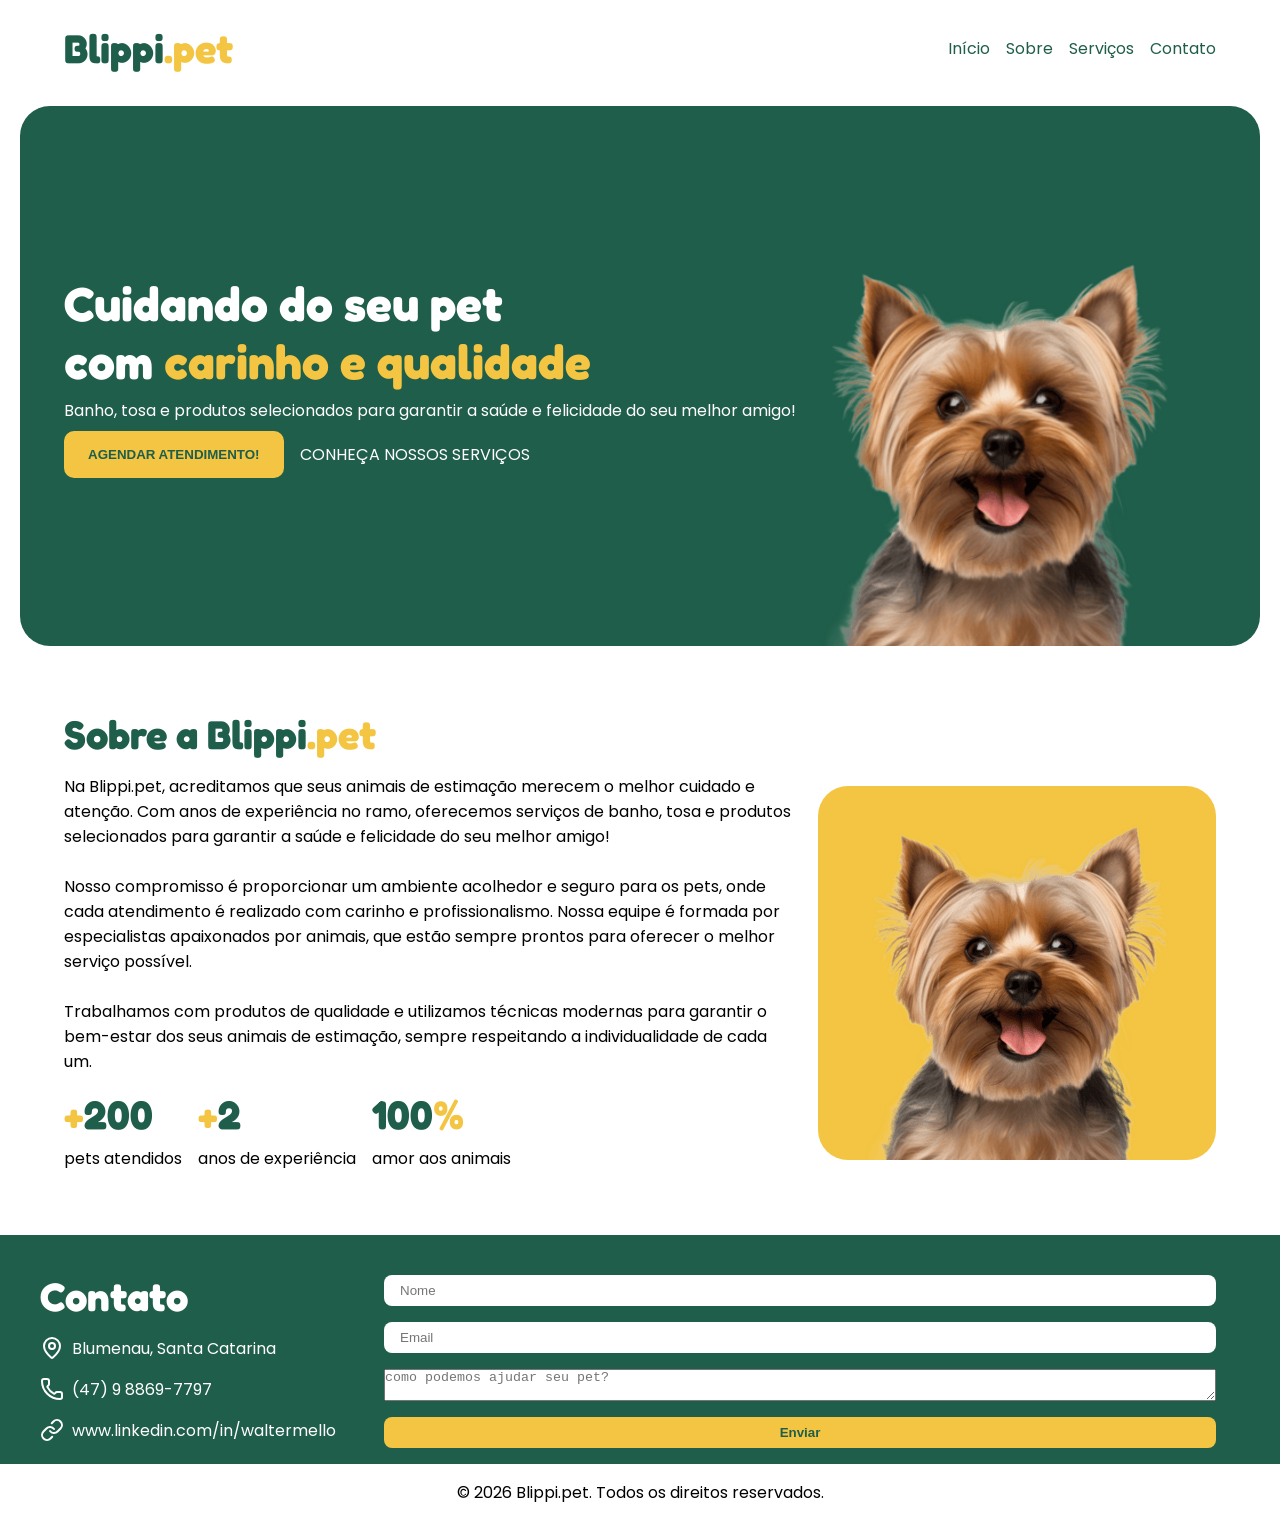
<file: index.html>
<!DOCTYPE html>
<html lang="PT-BR">
<head>
    <meta charset="UTF-8">
    <meta name="viewport" content="width=device-width, initial-scale=1.0">
    <title>Blippi.pet - Cuidando do seu pet com carinho</title>
    <link rel="preconnect" href="https://fonts.googleapis.com">
    <link rel="preconnect" href="https://fonts.gstatic.com" crossorigin>
    <link href="https://fonts.googleapis.com/css2?family=Fredoka:wght@300..700&family=Poppins:wght@400;500;700&display=swap" rel="stylesheet">
    <link rel="stylesheet" href="SRC/styles/global.css">
</head>


<body>

    <!-- Header -->

    <header>
        <div class="container cabecalho">

            <div class="logotipo">Blippi<span class="amarelo">.pet</span></div>
            <nav class="menu"> 
                <a href="#">Início</a>
                <a href="#">Sobre</a>
                <a href="#">Serviços</a>
                <a href="#">Contato</a>
            </nav>

        </div>
    </header>

    <!--principal-->
    <main>
    <!--hero section-->
    <section class="hero" id="hero">
        <div class="container">
            <div class="hero_conteudo">
                <h1>Cuidando do seu pet <br> com 
                <span class="amarelo">carinho e qualidade</span>
                </h1>
                <p>Banho, tosa e produtos selecionados para garantir a saúde e felicidade do seu melhor amigo!</p>
                <div class="hero_acoes">
                    <button>AGENDAR ATENDIMENTO!</button>
                    <a href="#">CONHEÇA NOSSOS SERVIÇOS</a>
                </div>
        </div>
        <div class="hero_imagem">
            <img src="SRC/assets/images/yorkshire.png" 
            alt="Imagem de um cachorro feliz após o banho e tosa">
    </section>
    <!--sobre section-->
    <section class="container sobre">
        <h2>Sobre a Blippi<span class="amarelo">.pet</span></h2>
        <div class="sobre_info">
            <div class="sobre_conteudo">
                <p>Na Blippi.pet, acreditamos que seus animais de estimação merecem o melhor cuidado e atenção. Com anos de experiência no ramo, oferecemos serviços de banho, tosa e produtos selecionados para garantir a saúde e felicidade do seu melhor amigo!</p>
                <br>
                <p>Nosso compromisso é proporcionar um ambiente acolhedor e seguro para os pets, onde cada atendimento é realizado com carinho e profissionalismo. Nossa equipe é formada por especialistas apaixonados por animais, que estão sempre prontos para oferecer o melhor serviço possível.</p>
                <br>
                <p>Trabalhamos com produtos de qualidade e utilizamos técnicas modernas para garantir o bem-estar dos seus animais de estimação, sempre respeitando a individualidade de cada um.</p>
                
                <div class="sobre_indicadores">
                    <div class="sobre_indicador_item">
                        <strong><span class="amarelo">+</span>200</strong>
                        <span>pets atendidos</span>
                    </div>
                    <div class="sobre_indicador_item">
                        <strong><span class="amarelo">+</span>2</strong>
                        <span>anos de experiência</span>
                    </div>
                    <div class="sobre_indicador_item">
                        <strong>100<span class="amarelo">%</span></strong>
                        <span>amor aos animais</span>
                    </div>
                </div>
            </div>
            <div class="sobre_imagem">
                <img src="SRC/assets/images/yorkshire.png" 
                alt="Imagem de um cachorro feliz após o banho e tosa">
            </div>            
        </div>

    </section>
    <!--contato section-->
    <section class="contato" id="contato">
        <div class="container">
            <div class="contato_container">
                <h2 class="titulo_secao">Contato</h2>
                <div class="contato_info">
                    <p>
                        <svg xmlns="http://www.w3.org/2000/svg" width="24" height="24" viewBox="0 0 24 24" fill="none" stroke="currentColor" stroke-width="2" stroke-linecap="round" stroke-linejoin="round" class="lucide lucide-map-pin-icon lucide-map-pin"><path d="M20 10c0 4.993-5.539 10.193-7.399 11.799a1 1 0 0 1-1.202 0C9.539 20.193 4 14.993 4 10a8 8 0 0 1 16 0"/><circle cx="12" cy="10" r="3"/></svg>
                    Blumenau, Santa Catarina
                    </p>
                    <p>
                        <svg xmlns="http://www.w3.org/2000/svg" width="24" height="24" viewBox="0 0 24 24" fill="none" stroke="currentColor" stroke-width="2" stroke-linecap="round" stroke-linejoin="round" class="lucide lucide-phone-icon lucide-phone"><path d="M13.832 16.568a1 1 0 0 0 1.213-.303l.355-.465A2 2 0 0 1 17 15h3a2 2 0 0 1 2 2v3a2 2 0 0 1-2 2A18 18 0 0 1 2 4a2 2 0 0 1 2-2h3a2 2 0 0 1 2 2v3a2 2 0 0 1-.8 1.6l-.468.351a1 1 0 0 0-.292 1.233 14 14 0 0 0 6.392 6.384"/></svg>
                    (47) 9 8869-7797
                    </p>
                    <p>
                        <svg xmlns="http://www.w3.org/2000/svg" width="24" height="24" viewBox="0 0 24 24" fill="none" stroke="currentColor" stroke-width="2" stroke-linecap="round" stroke-linejoin="round" class="lucide lucide-link-icon lucide-link"><path d="M10 13a5 5 0 0 0 7.54.54l3-3a5 5 0 0 0-7.07-7.07l-1.72 1.71"/><path d="M14 11a5 5 0 0 0-7.54-.54l-3 3a5 5 0 0 0 7.07 7.07l1.71-1.71"/></svg>
                        www.linkedin.com/in/waltermello
                    </p>
                </div>
            </div>
            <form class="contato_formulario">
                <input type="text" placeholder="Nome" required>
                <input type="email" placeholder="Email" required>
                <textarea placeholder="como podemos ajudar seu pet?" required></textarea>
                <button type="submit">Enviar</button>
            </form>
        </div>
    </section>
    <!--footer-->
    <footer class="rodape">
        <div class="container">
            <p>&copy; 2026 Blippi.pet. Todos os direitos reservados.</p>
        </div>
    </footer>
    </main>

    <script  src="./SRC/scripts/script.js"></script>
</body>


</html>
</file>
<file: SRC/styles/global.css>
*{
    margin: 0;
    padding: 0;
    box-sizing: border-box;

}

body{
    font-family: "Poppins", sans-serif;
}

h1, h2, h3{
    font-family: "Fredoka", sans-serif;
}

h1{
    font-size: 48px;
}

h2{
    color: #1f5e4a;
    font-size: 40px;
}

.container{
    width: 100%;
    max-width: 1200px;
    margin: 0 auto;
    padding-left: 24px;
    padding-right: 24px;
}

.amarelo{
    color: #f4c542;
}

.logotipo{
    font-size: 40px;
    font-family: "Fredoka", sans-serif;
    color: #1f5e4a;
    font-weight: bold;
}
.cabecalho{
    display: flex;
    align-items: center;
    justify-content: space-between;
    padding: 24px;
}

.cabecalho .menu{
    display: flex;
    gap: 16px;
}

.cabecalho .menu a{
    text-decoration: none;
    color: #1f5e4a;
}

.hamburguer{
    display:none;
}

/* HERO SECTION*/

.hero{
    background: #1f5e4a;
    margin: 10px 20px;
    border-radius: 30px;
    color:white;
    padding:40px 0;
    height: 60vh;
    display: flex;
    align-items: center;
    position: relative;
}

.hero_conteudo{
    display:flex;
    flex-direction: column;
    gap: 8px;
}

.hero .hero_acoes{
    display:flex;
    gap: 16px;
    align-items: center;
}

.hero .hero_acoes button{
    background: #f4c542;
    border: 0;
    padding: 16px 24px;
    border-radius: 10px;
    color: #1f5e4a;
    cursor: pointer;
    font-weight: 600;
}

.hero .hero_acoes a{
    text-decoration: none;
    color: white;
}

.hero_imagem img{
    width: 400px;
    position:absolute;
    bottom: 0;
    right: 64px;
}

@media (max-width: 1200px){
   .hero .hero_conteudo{
    align-items: center;
    text-align: center;
   }
   .hero h1{
    font-size: 32px;
   }
   .hero_imagem img{
    display:none;
   }
}

.sobre{
    display:flex;
    flex-direction: column;
    gap: 16px;
    margin-top: 64px;
    margin-bottom:64px;
}

.sobre_info{
    display:flex;
    align-items: center;
    flex-wrap: nowrap;
    gap: 24px;
}

.sobre_info .sobre_conteudo{
    flex: 1;
}

.sobre_info .sobre_imagem {
    background: #f4c542;
    border-radius: 30px;
    padding: 24px 24px 0 24px;
    display:flex;
    justify-content: center;
}

.sobre_indicadores{
    display:flex;
    gap: 16px;
    margin-top: 16px;
}

.sobre_indicadores .sobre_indicador_item{
    display:flex;
    flex-direction: column;
    gap:8px;
}

.sobre_indicadores .sobre_indicador_item strong{
    font-size: 40px;
    font-family: "Fredoka", sans-serif;
    color:#1f5e4a
}

@media (max-width: 768px){
    .sobre_info{
        flex-direction: column;
    }
}

/*contato section*/
.contato{
    background-color:#1f5e4a;
}

.contato .titulo_secao{
    color:white;
    padding: 16px 0;
}

.contato .container{
    display:flex;
    align-items: center;
    gap: 24px;
    padding: 16px 0;
    justify-content: space-between;
}

.contato_info{
    color:white;
    flex:1;
    display:flex;
    flex-direction: column;
    gap:16px;
}

.contato_info p{
    display:flex;
    gap:8px;
}

.contato_formulario{
    flex:1;
    display:flex;
    flex-direction: column;
    gap:16px;
    padding: 24px 24px 0 24px;
}

.contato_formulario input{
    width:100%;
    padding:8px 16px;
    border:0;
    border-radius: 8px;
}

.contato_formulario button{
    background: #f4c542;
    border: 0;
    padding: 8px 16px;
    border-radius: 8px;
    color: #1f5e4a;
    cursor: pointer;
    font-weight: bold;
    width:100%;
}

@media (max-width: 768px){
    .contato .container{
        flex-direction: column;
    }
}

/*footer*/

.rodape{
    text-align: center;
    padding: 16px 0;
}
</file>
